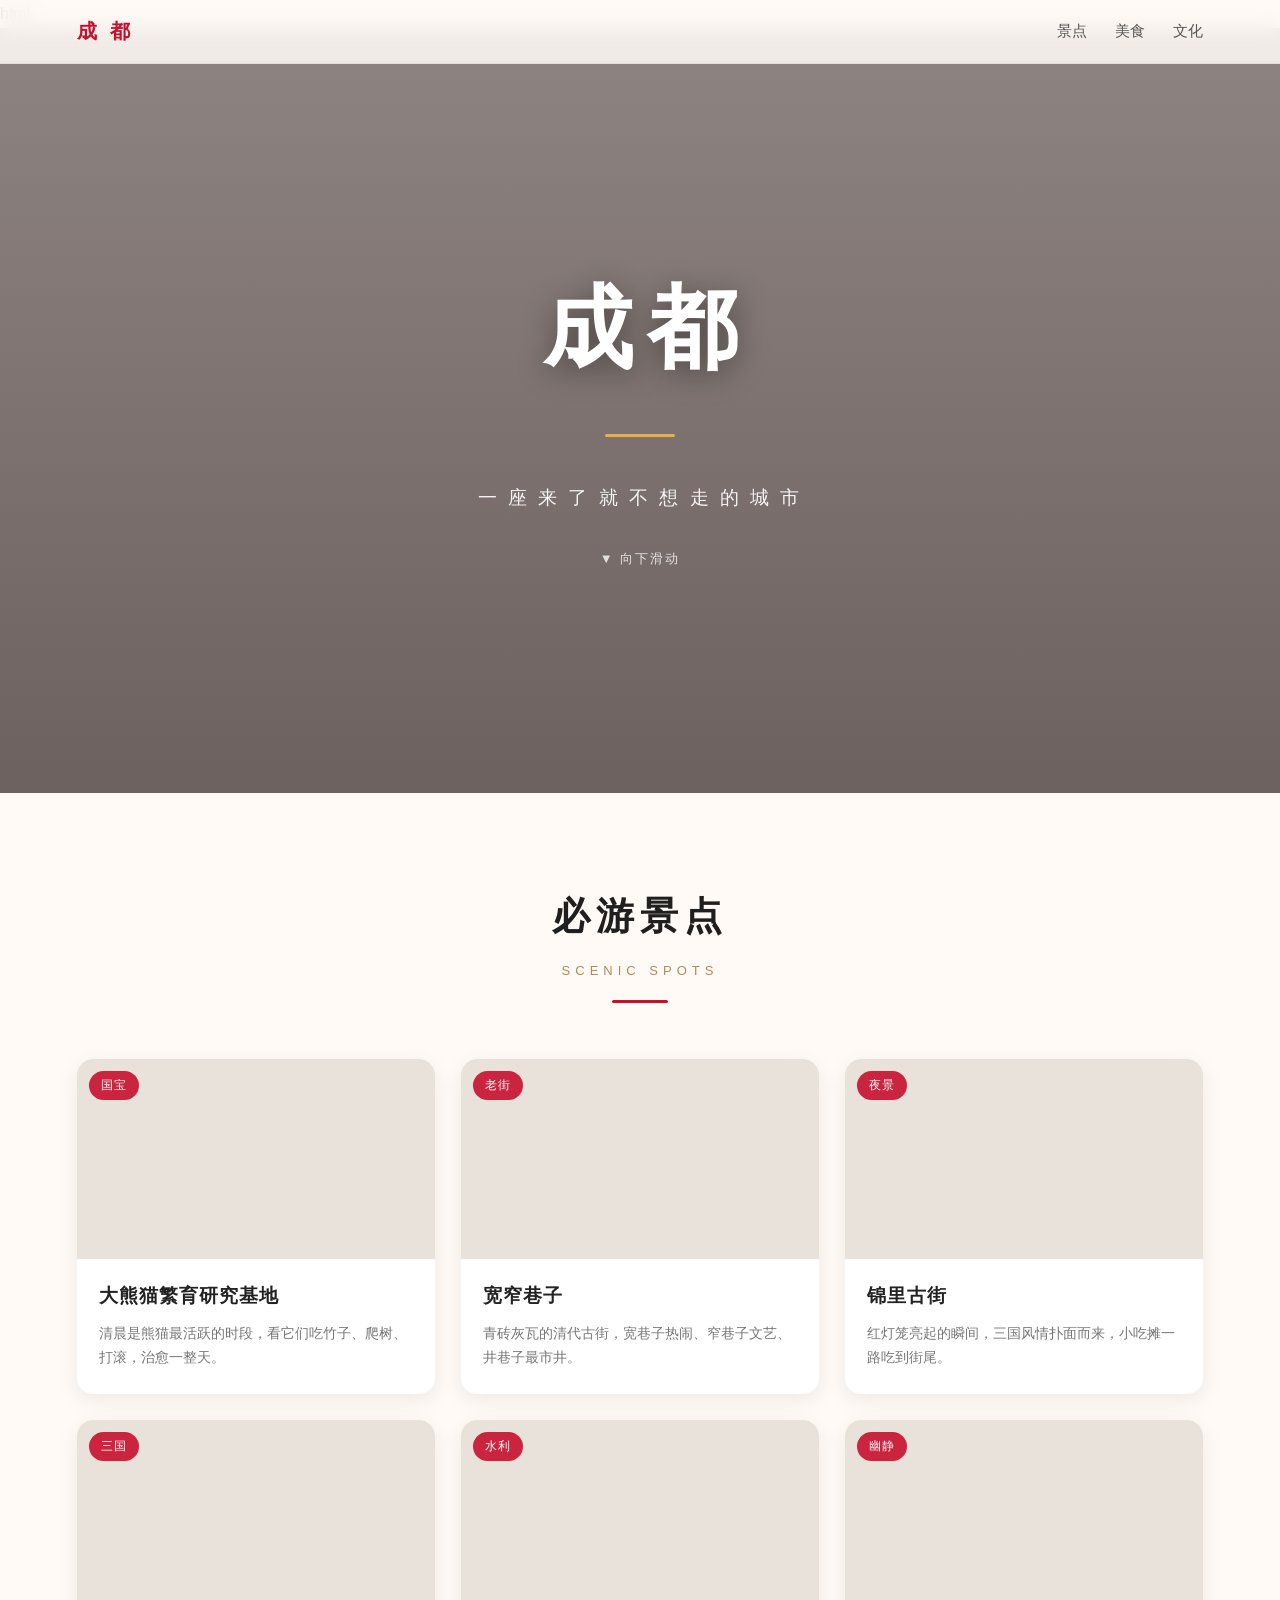
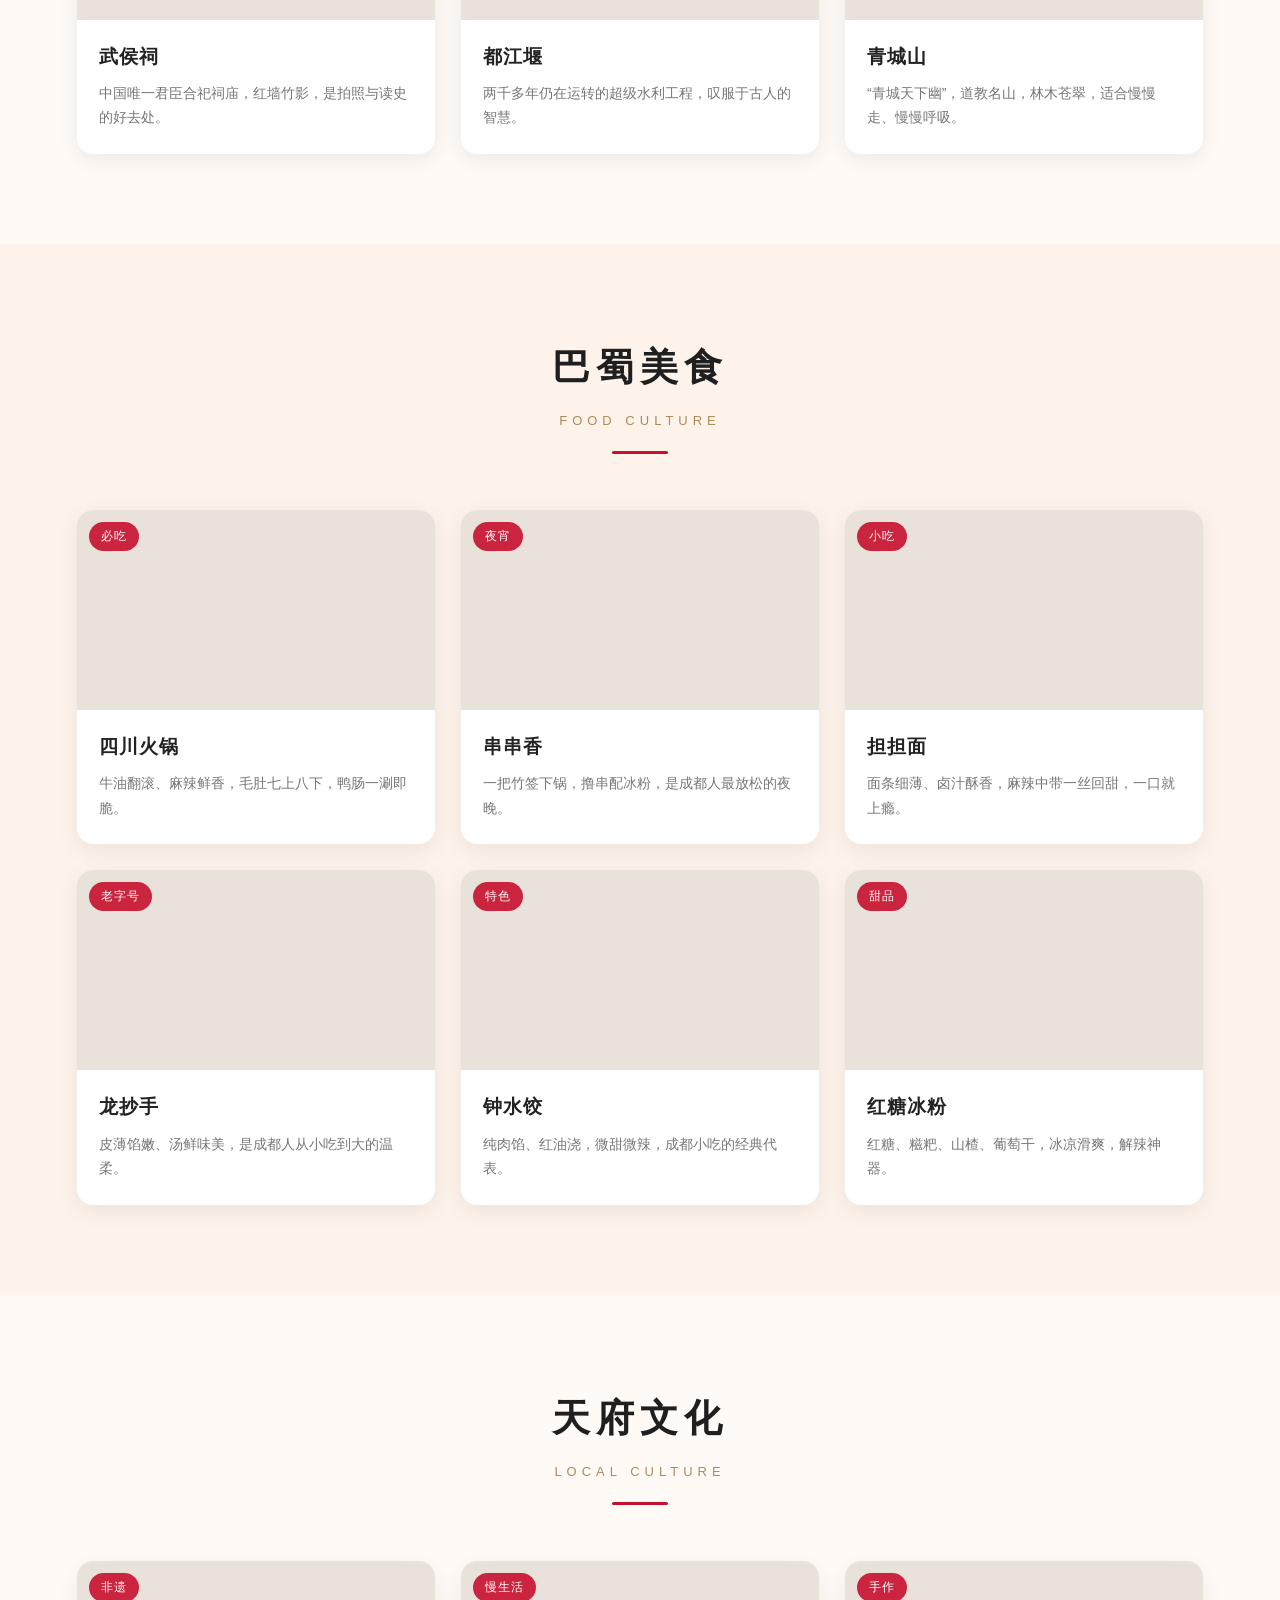
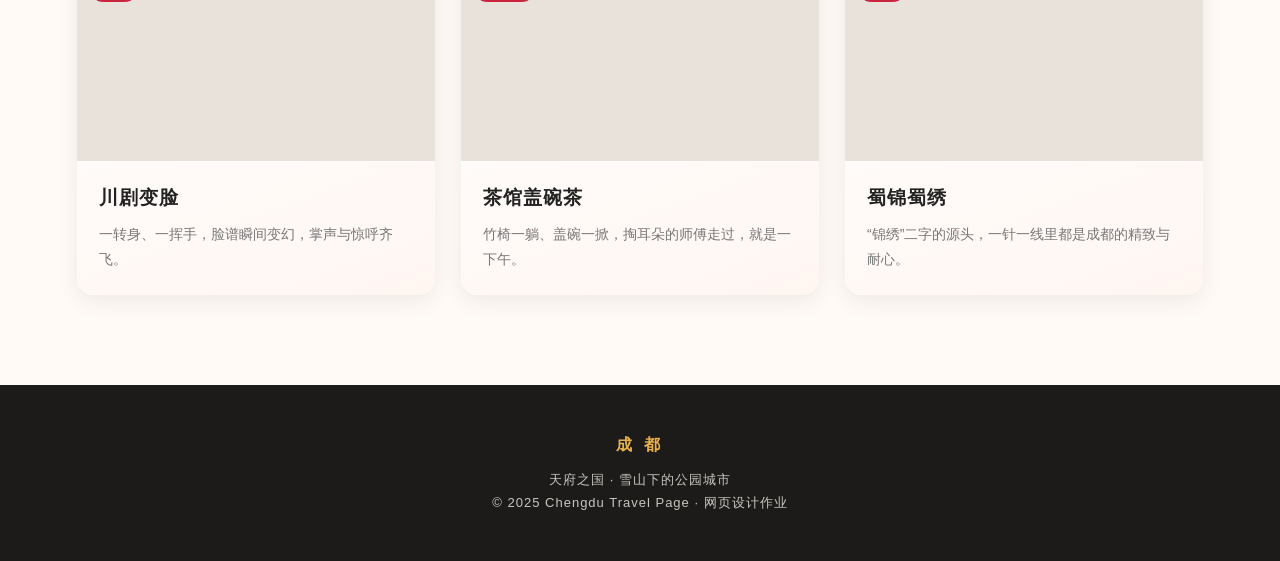
<file: index.html>
html
<!DOCTYPE html>
<html lang="zh-CN">
<head>
<meta charset="UTF-8">
<meta name="viewport" content="width=device-width, initial-scale=1.0">
<title>成都 · 一座来了就不想走的城市</title>
<style>
  /* ================= 这里全都是样式设置 ================= */
  * { margin: 0; padding: 0; box-sizing: border-box; }
  body { font-family: "PingFang SC", "Microsoft YaHei", sans-serif; color: #2b2b2b; background: #fffaf5; line-height: 1.75; }
  a { text-decoration: none; color: inherit; }

  /* 导航 */
  nav { position: fixed; top: 0; left: 0; right: 0; z-index: 99; display: flex; justify-content: space-between;
        align-items: center; padding: 14px 6vw; background: rgba(255,250,245,.88); backdrop-filter: blur(10px);
        border-bottom: 1px solid rgba(0,0,0,.06); }
  .logo { font-size: 20px; font-weight: 700; letter-spacing: 4px; color: #c8102e; }
  nav ul { display: flex; gap: 28px; list-style: none; font-size: 15px; }
  nav ul a { color: #555; transition: .3s; }
  nav ul a:hover { color: #c8102e; }

  /* 首屏 */
  .hero { height: 85vh; min-height: 480px; display: flex; flex-direction: column; justify-content: center;
          align-items: center; text-align: center; color: #fff; padding: 20px;
          background: linear-gradient(rgba(30, 15, 15, 0.5), rgba(30, 15, 15, 0.65)),
                     url('https://images.unsplash.com/photo-1546412414-e1885259563a?auto=format&fit=crop&w=1600&q=80') center/cover no-repeat; }
  .hero h1 { font-size: clamp(42px, 9vw, 90px); letter-spacing: 14px; font-weight: 800; text-indent: 14px; text-shadow: 0 6px 30px rgba(0,0,0,.4); }
  .hero p { margin-top: 18px; font-size: clamp(14px, 2.2vw, 19px); letter-spacing: 3px; opacity: .92; }
  .hero .line { width: 70px; height: 3px; background: #e8b04b; margin: 26px auto; border-radius: 2px; }
  .scroll { margin-top: 34px; font-size: 13px; letter-spacing: 2px; opacity: .8; animation: up 1.8s infinite; }
  @keyframes up { 0%,100% { transform: translateY(0); } 50% { transform: translateY(9px); } }

  /* 通用区块 */
  section { padding: 90px 6vw; }
  .head { text-align: center; margin-bottom: 56px; }
  .head h2 { font-size: clamp(26px, 4vw, 38px); letter-spacing: 6px; color: #1f1f1f; }
  .head span { display: block; margin-top: 10px; font-size: 13px; letter-spacing: 5px; color: #b08a5a; text-transform: uppercase; }
  .head .bar { width: 56px; height: 3px; background: #c8102e; margin: 18px auto 0; border-radius: 2px; }

  .grid { display: grid; grid-template-columns: repeat(auto-fit, minmax(280px, 1fr)); gap: 26px; max-width: 1180px; margin: 0 auto; }

  /* 卡片 */
  .card { background: #fff; border-radius: 16px; overflow: hidden; box-shadow: 0 6px 22px rgba(0,0,0,.07);
          transition: .35s; display: flex; flex-direction: column; }
  .card:hover { transform: translateY(-8px); box-shadow: 0 18px 40px rgba(200,16,46,.15); }
  
  /* 图片容器：添加了淡灰色背景兜底，万一断网也不会是一片空白 */
  .card .pic { height: 200px; overflow: hidden; position: relative; background: #e8e2db; }
  .card .img-bg {
    width: 100%; height: 100%;
    background-size: cover;
    background-position: center;
    transition: transform .6s ease;
  }
  .card:hover .img-bg { transform: scale(1.08); }
  
  .tag { position: absolute; top: 12px; left: 12px; background: rgba(200,16,46,.9); color: #fff;
         font-size: 12px; padding: 4px 12px; border-radius: 20px; letter-spacing: 1px; z-index: 2; }
  .card .txt { padding: 20px 22px 24px; flex: 1; }
  .card h3 { font-size: 19px; margin-bottom: 8px; letter-spacing: 1px; color: #222; }
  .card p { font-size: 14px; color: #777; }

  /* 美食与文化区块背景 */
  .food { background: #fdf3ea; }
  .culture .card { background: linear-gradient(160deg, #fff, #fff6f2); }

  /* 页脚 */
  footer { background: #1c1b1a; color: #c9c4be; text-align: center; padding: 46px 6vw; font-size: 13px; letter-spacing: 1px; }
  footer strong { color: #e8b04b; letter-spacing: 4px; font-size: 16px; display: block; margin-bottom: 10px; }

  @media(max-width:600px) { nav ul { gap: 16px; font-size: 13px; } section { padding: 64px 5vw; } }
</style>
</head>
<body>

<!-- ================= 下面是网页内容 ================= -->

<!-- 导航 -->
<nav>
  <div class="logo">成 都</div>
  <ul>
    <li><a href=" ">景点</a ></li>
    <li><a href="#food">美食</a ></li>
    <li><a href="#culture">文化</a ></li>
  </ul>
</nav>

<!-- 首屏 -->
<header class="hero">
  <h1>成都</h1>
  <div class="line"></div>
  <p>一 座 来 了 就 不 想 走 的 城 市</p >
  <div class="scroll">▼ 向下滑动</div>
</header>

<!-- 景点 -->
<section id="spots">
  <div class="head">
    <h2>必游景点</h2>
    <span>Scenic Spots</span>
    <div class="bar"></div>
  </div>
  <div class="grid">
    <!-- 1 -->
    <div class="card">
      <div class="pic">
        <span class="tag">国宝</span>
        <div class="img-bg" style="background-image: url('https://images.unsplash.com/photo-1564349683136-77e08dba1ef7?auto=format&fit=crop&w=640&q=80');"></div>
      </div>
      <div class="txt">
        <h3>大熊猫繁育研究基地</h3>
        <p>清晨是熊猫最活跃的时段，看它们吃竹子、爬树、打滚，治愈一整天。</p >
      </div>
    </div>
    <!-- 2 (替换了稳定的老街图片) -->
    <div class="card">
      <div class="pic">
        <span class="tag">老街</span>
        <div class="img-bg" style="background-image: url('https://images.unsplash.com/photo-1529921879218-f99546d03a9d?auto=format&fit=crop&w=640&q=80');"></div>
      </div>
      <div class="txt">
        <h3>宽窄巷子</h3>
        <p>青砖灰瓦的清代古街，宽巷子热闹、窄巷子文艺、井巷子最市井。</p >
      </div>
    </div>
    <!-- 3 (替换了中式灯笼夜景) -->
    <div class="card">
      <div class="pic">
        <span class="tag">夜景</span>
        <div class="img-bg" style="background-image: url('https://images.unsplash.com/photo-1583224964978-2257b960c3d3?auto=format&fit=crop&w=640&q=80');"></div>
      </div>
      <div class="txt">
        <h3>锦里古街</h3>
        <p>红灯笼亮起的瞬间，三国风情扑面而来，小吃摊一路吃到街尾。</p >
      </div>
    </div>
    <!-- 4 (替换了红墙古建图片) -->
    <div class="card">
      <div class="pic">
        <span class="tag">三国</span>
        <div class="img-bg" style="background-image: url('https://images.unsplash.com/photo-1542898640-76a9a19b8081?auto=format&fit=crop&w=640&q=80');"></div>
      </div>
      <div class="txt">
        <h3>武侯祠</h3>
        <p>中国唯一君臣合祀祠庙，红墙竹影，是拍照与读史的好去处。</p >
      </div>
    </div>
    <!-- 5 (替换了江水水利图片) -->
    <div class="card">
      <div class="pic">
        <span class="tag">水利</span>
        <div class="img-bg" style="background-image: url('https://images.unsplash.com/photo-1504893524553-b855bce32c67?auto=format&fit=crop&w=640&q=80');"></div>
      </div>
      <div class="txt">
        <h3>都江堰</h3>
        <p>两千多年仍在运转的超级水利工程，叹服于古人的智慧。</p >
      </div>
    </div>
    <!-- 6 (替换了青山绿水图片) -->
    <div class="card">
      <div class="pic">
        <span class="tag">幽静</span>
        <div class="img-bg" style="background-image: url('https://images.unsplash.com/photo-1464822759023-fed622ff2c3b?auto=format&fit=crop&w=640&q=80');"></div>
      </div>
      <div class="txt">
        <h3>青城山</h3>
        <p>“青城天下幽”，道教名山，林木苍翠，适合慢慢走、慢慢呼吸。</p >
      </div>
    </div>
  </div>
</section>
<section id="food" class="food">
  <div class="head">
    <h2>巴蜀美食</h2>
    <span>Food Culture</span>
    <div class="bar"></div>
  </div>
  <div class="grid">
    <!-- 1 -->
    <div class="card">
      <div class="pic">
        <span class="tag">必吃</span>
        <div class="img-bg" style="background-image: url('https://images.unsplash.com/photo-1552611052-33e04de081de?auto=format&fit=crop&w=640&q=80');"></div>
      </div>
      <div class="txt">
        <h3>四川火锅</h3>
        <p>牛油翻滚、麻辣鲜香，毛肚七上八下，鸭肠一涮即脆。</p >
      </div>
    </div>
    <!-- 2 -->
    <div class="card">
      <div class="pic">
        <span class="tag">夜宵</span>
        <div class="img-bg" style="background-image: url('https://images.unsplash.com/photo-1563245372-f21724e3856d?auto=format&fit=crop&w=640&q=80');"></div>
      </div>
      <div class="txt">
        <h3>串串香</h3>
        <p>一把竹签下锅，撸串配冰粉，是成都人最放松的夜晚。</p >
      </div>
    </div>
    <!-- 3 -->
    <div class="card">
      <div class="pic">
        <span class="tag">小吃</span>
        <div class="img-bg" style="background-image: url('https://images.unsplash.com/photo-1555126634-323283e090fa?auto=format&fit=crop&w=640&q=80');"></div>
      </div>
      <div class="txt">
        <h3>担担面</h3>
        <p>面条细薄、卤汁酥香，麻辣中带一丝回甜，一口就上瘾。</p >
      </div>
    </div>
    <!-- 4 -->
    <div class="card">
      <div class="pic">
        <span class="tag">老字号</span>
        <div class="img-bg" style="background-image: url('https://images.unsplash.com/photo-1541696432-82c6da8ce7bf?auto=format&fit=crop&w=640&q=80');"></div>
      </div>
      <div class="txt">
        <h3>龙抄手</h3>
        <p>皮薄馅嫩、汤鲜味美，是成都人从小吃到大的温柔。</p >
      </div>
    </div>
    <!-- 5 -->
    <div class="card">
      <div class="pic">
        <span class="tag">特色</span>
        <div class="img-bg" style="background-image: url('https://images.unsplash.com/photo-1496116218417-1a781b1c416c?auto=format&fit=crop&w=640&q=80');"></div>
      </div>
      <div class="txt">
        <h3>钟水饺</h3>
        <p>纯肉馅、红油浇，微甜微辣，成都小吃的经典代表。</p >
      </div>
    </div>
    <!-- 6 -->
    <div class="card">
      <div class="pic">
        <span class="tag">甜品</span>
        <div class="img-bg" style="background-image: url('https://images.unsplash.com/photo-1563805042-7684c019e1cb?auto=format&fit=crop&w=640&q=80');"></div>
      </div>
      <div class="txt">
        <h3>红糖冰粉</h3>
        <p>红糖、糍粑、山楂、葡萄干，冰凉滑爽，解辣神器。</p >
      </div>
    </div>
  </div>
</section>

<!-- 文化 -->
<section id="culture" class="culture">
  <div class="head">
    <h2>天府文化</h2>
    <span>Local Culture</span>
    <div class="bar"></div>
  </div>
  <div class="grid">
    <!-- 1 (替换了中国风脸谱/戏曲图片) -->
    <div class="card">
      <div class="pic">
        <span class="tag">非遗</span>
        <div class="img-bg" style="background-image: url('https://images.unsplash.com/photo-1613663386486-3d1ab94dab87?auto=format&fit=crop&w=640&q=80');"></div>
      </div>
      <div class="txt">
        <h3>川剧变脸</h3>
        <p>一转身、一挥手，脸谱瞬间变幻，掌声与惊呼齐飞。</p >
      </div>
    </div>
    <!-- 2 -->
    <div class="card">
      <div class="pic">
        <span class="tag">慢生活</span>
        <div class="img-bg" style="background-image: url('https://images.unsplash.com/photo-1576092768241-dec231879fc3?auto=format&fit=crop&w=640&q=80');"></div>
      </div>
      <div class="txt">
        <h3>茶馆盖碗茶</h3>
        <p>竹椅一躺、盖碗一掀，掏耳朵的师傅走过，就是一下午。</p >
      </div>
    </div>
    <!-- 3 -->
    <div class="card">
      <div class="pic">
        <span class="tag">手作</span>
        <div class="img-bg" style="background-image: url('https://images.unsplash.com/photo-1610030469983-98e550d6193c?auto=format&fit=crop&w=640&q=80');"></div>
      </div>
      <div class="txt">
        <h3>蜀锦蜀绣</h3>
        <p>“锦绣”二字的源头，一针一线里都是成都的精致与耐心。</p >
      </div>
    </div>
  </div>
</section>

<!-- 页脚 -->
<footer>
  <strong>成 都</strong>
  天府之国 · 雪山下的公园城市<br>
  © 2025 Chengdu Travel Page · 网页设计作业
</footer>

</body>
</html>

<!-- 美食 --
</file>
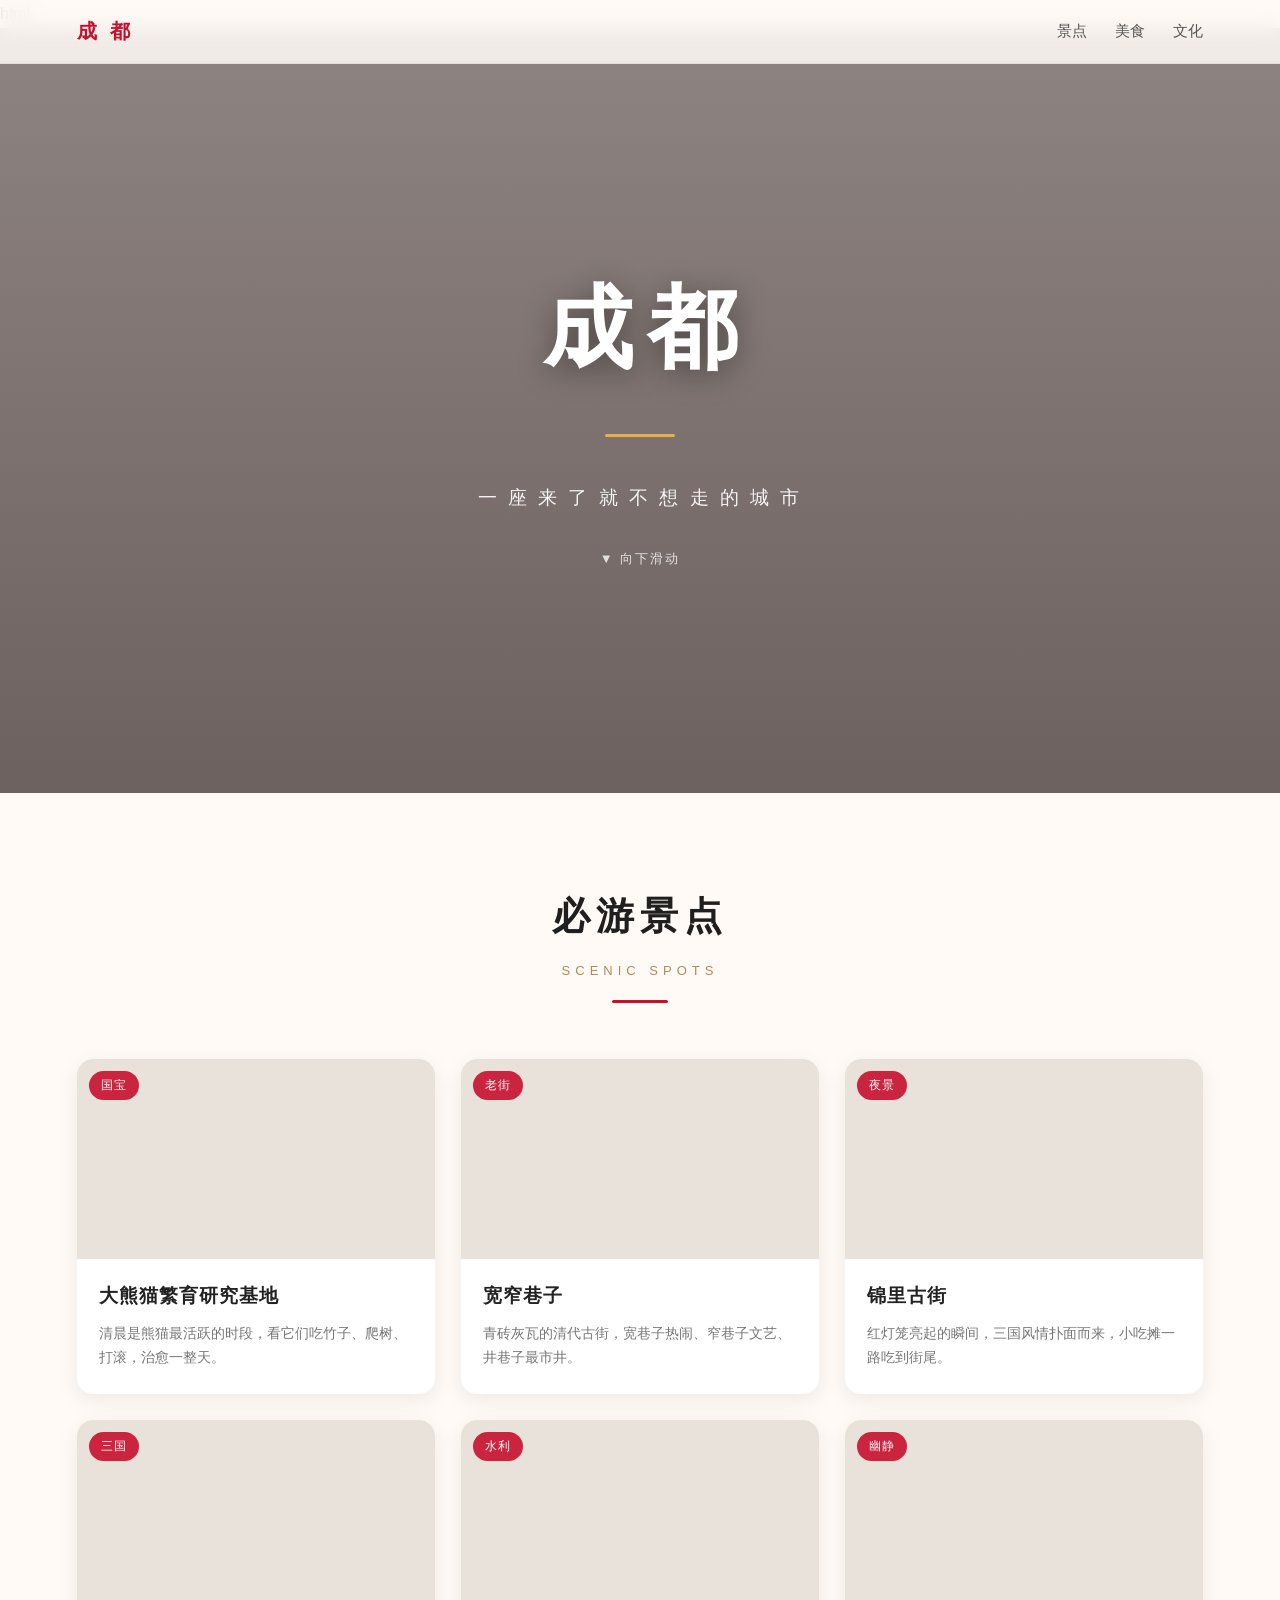
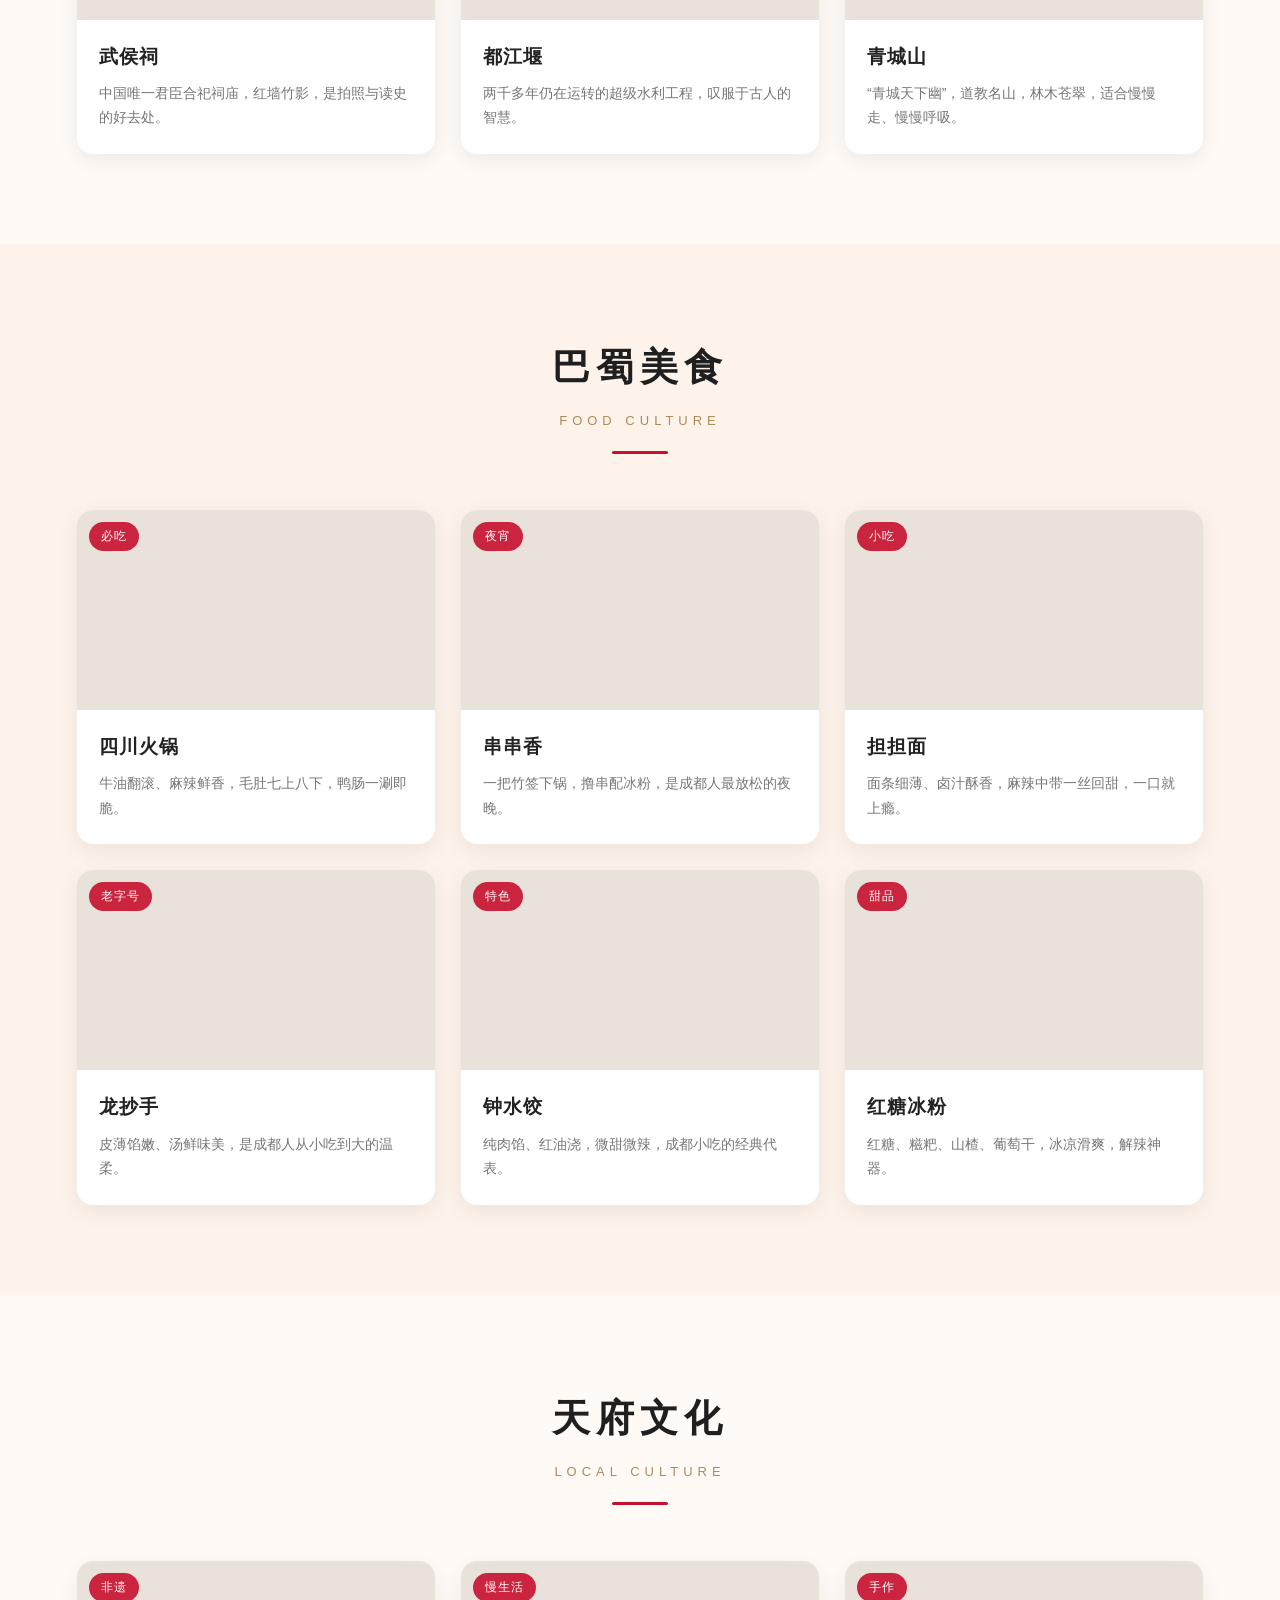
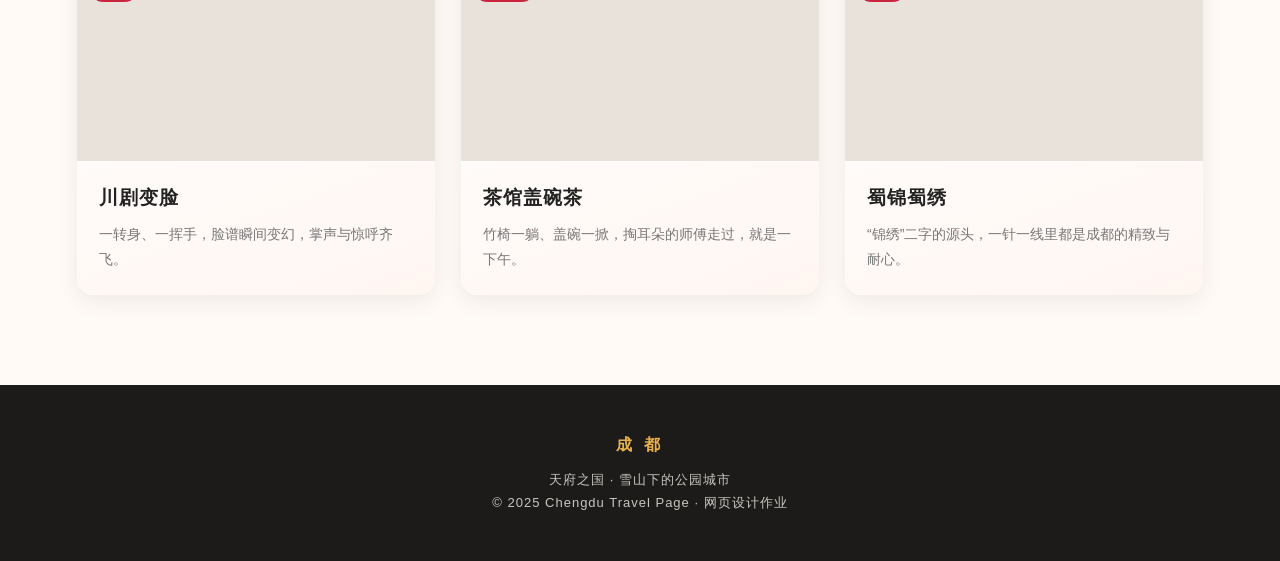
<file: kkk.html>
html
<!DOCTYPE html>
<html lang="zh-CN">
<head>
<meta charset="UTF-8">
<meta name="viewport" content="width=device-width, initial-scale=1.0">
<title>成都 · 一座来了就不想走的城市</title>
<style>
  /* ================= 这里全都是样式设置 ================= */
  * { margin: 0; padding: 0; box-sizing: border-box; }
  body { font-family: "PingFang SC", "Microsoft YaHei", sans-serif; color: #2b2b2b; background: #fffaf5; line-height: 1.75; }
  a { text-decoration: none; color: inherit; }

  /* 导航 */
  nav { position: fixed; top: 0; left: 0; right: 0; z-index: 99; display: flex; justify-content: space-between;
        align-items: center; padding: 14px 6vw; background: rgba(255,250,245,.88); backdrop-filter: blur(10px);
        border-bottom: 1px solid rgba(0,0,0,.06); }
  .logo { font-size: 20px; font-weight: 700; letter-spacing: 4px; color: #c8102e; }
  nav ul { display: flex; gap: 28px; list-style: none; font-size: 15px; }
  nav ul a { color: #555; transition: .3s; }
  nav ul a:hover { color: #c8102e; }

  /* 首屏 */
  .hero { height: 85vh; min-height: 480px; display: flex; flex-direction: column; justify-content: center;
          align-items: center; text-align: center; color: #fff; padding: 20px;
          background: linear-gradient(rgba(30, 15, 15, 0.5), rgba(30, 15, 15, 0.65)),
                     url('https://images.unsplash.com/photo-1546412414-e1885259563a?auto=format&fit=crop&w=1600&q=80') center/cover no-repeat; }
  .hero h1 { font-size: clamp(42px, 9vw, 90px); letter-spacing: 14px; font-weight: 800; text-indent: 14px; text-shadow: 0 6px 30px rgba(0,0,0,.4); }
  .hero p { margin-top: 18px; font-size: clamp(14px, 2.2vw, 19px); letter-spacing: 3px; opacity: .92; }
  .hero .line { width: 70px; height: 3px; background: #e8b04b; margin: 26px auto; border-radius: 2px; }
  .scroll { margin-top: 34px; font-size: 13px; letter-spacing: 2px; opacity: .8; animation: up 1.8s infinite; }
  @keyframes up { 0%,100% { transform: translateY(0); } 50% { transform: translateY(9px); } }

  /* 通用区块 */
  section { padding: 90px 6vw; }
  .head { text-align: center; margin-bottom: 56px; }
  .head h2 { font-size: clamp(26px, 4vw, 38px); letter-spacing: 6px; color: #1f1f1f; }
  .head span { display: block; margin-top: 10px; font-size: 13px; letter-spacing: 5px; color: #b08a5a; text-transform: uppercase; }
  .head .bar { width: 56px; height: 3px; background: #c8102e; margin: 18px auto 0; border-radius: 2px; }

  .grid { display: grid; grid-template-columns: repeat(auto-fit, minmax(280px, 1fr)); gap: 26px; max-width: 1180px; margin: 0 auto; }

  /* 卡片 */
  .card { background: #fff; border-radius: 16px; overflow: hidden; box-shadow: 0 6px 22px rgba(0,0,0,.07);
          transition: .35s; display: flex; flex-direction: column; }
  .card:hover { transform: translateY(-8px); box-shadow: 0 18px 40px rgba(200,16,46,.15); }
  
  /* 图片容器：添加了淡灰色背景兜底，万一断网也不会是一片空白 */
  .card .pic { height: 200px; overflow: hidden; position: relative; background: #e8e2db; }
  .card .img-bg {
    width: 100%; height: 100%;
    background-size: cover;
    background-position: center;
    transition: transform .6s ease;
  }
  .card:hover .img-bg { transform: scale(1.08); }
  
  .tag { position: absolute; top: 12px; left: 12px; background: rgba(200,16,46,.9); color: #fff;
         font-size: 12px; padding: 4px 12px; border-radius: 20px; letter-spacing: 1px; z-index: 2; }
  .card .txt { padding: 20px 22px 24px; flex: 1; }
  .card h3 { font-size: 19px; margin-bottom: 8px; letter-spacing: 1px; color: #222; }
  .card p { font-size: 14px; color: #777; }

  /* 美食与文化区块背景 */
  .food { background: #fdf3ea; }
  .culture .card { background: linear-gradient(160deg, #fff, #fff6f2); }

  /* 页脚 */
  footer { background: #1c1b1a; color: #c9c4be; text-align: center; padding: 46px 6vw; font-size: 13px; letter-spacing: 1px; }
  footer strong { color: #e8b04b; letter-spacing: 4px; font-size: 16px; display: block; margin-bottom: 10px; }

  @media(max-width:600px) { nav ul { gap: 16px; font-size: 13px; } section { padding: 64px 5vw; } }
</style>
</head>
<body>

<!-- ================= 下面是网页内容 ================= -->

<!-- 导航 -->
<nav>
  <div class="logo">成 都</div>
  <ul>
    <li><a href=" ">景点</a ></li>
    <li><a href="#food">美食</a ></li>
    <li><a href="#culture">文化</a ></li>
  </ul>
</nav>

<!-- 首屏 -->
<header class="hero">
  <h1>成都</h1>
  <div class="line"></div>
  <p>一 座 来 了 就 不 想 走 的 城 市</p >
  <div class="scroll">▼ 向下滑动</div>
</header>

<!-- 景点 -->
<section id="spots">
  <div class="head">
    <h2>必游景点</h2>
    <span>Scenic Spots</span>
    <div class="bar"></div>
  </div>
  <div class="grid">
    <!-- 1 -->
    <div class="card">
      <div class="pic">
        <span class="tag">国宝</span>
        <div class="img-bg" style="background-image: url('https://images.unsplash.com/photo-1564349683136-77e08dba1ef7?auto=format&fit=crop&w=640&q=80');"></div>
      </div>
      <div class="txt">
        <h3>大熊猫繁育研究基地</h3>
        <p>清晨是熊猫最活跃的时段，看它们吃竹子、爬树、打滚，治愈一整天。</p >
      </div>
    </div>
    <!-- 2 (替换了稳定的老街图片) -->
    <div class="card">
      <div class="pic">
        <span class="tag">老街</span>
        <div class="img-bg" style="background-image: url('https://images.unsplash.com/photo-1529921879218-f99546d03a9d?auto=format&fit=crop&w=640&q=80');"></div>
      </div>
      <div class="txt">
        <h3>宽窄巷子</h3>
        <p>青砖灰瓦的清代古街，宽巷子热闹、窄巷子文艺、井巷子最市井。</p >
      </div>
    </div>
    <!-- 3 (替换了中式灯笼夜景) -->
    <div class="card">
      <div class="pic">
        <span class="tag">夜景</span>
        <div class="img-bg" style="background-image: url('https://images.unsplash.com/photo-1583224964978-2257b960c3d3?auto=format&fit=crop&w=640&q=80');"></div>
      </div>
      <div class="txt">
        <h3>锦里古街</h3>
        <p>红灯笼亮起的瞬间，三国风情扑面而来，小吃摊一路吃到街尾。</p >
      </div>
    </div>
    <!-- 4 (替换了红墙古建图片) -->
    <div class="card">
      <div class="pic">
        <span class="tag">三国</span>
        <div class="img-bg" style="background-image: url('https://images.unsplash.com/photo-1542898640-76a9a19b8081?auto=format&fit=crop&w=640&q=80');"></div>
      </div>
      <div class="txt">
        <h3>武侯祠</h3>
        <p>中国唯一君臣合祀祠庙，红墙竹影，是拍照与读史的好去处。</p >
      </div>
    </div>
    <!-- 5 (替换了江水水利图片) -->
    <div class="card">
      <div class="pic">
        <span class="tag">水利</span>
        <div class="img-bg" style="background-image: url('https://images.unsplash.com/photo-1504893524553-b855bce32c67?auto=format&fit=crop&w=640&q=80');"></div>
      </div>
      <div class="txt">
        <h3>都江堰</h3>
        <p>两千多年仍在运转的超级水利工程，叹服于古人的智慧。</p >
      </div>
    </div>
    <!-- 6 (替换了青山绿水图片) -->
    <div class="card">
      <div class="pic">
        <span class="tag">幽静</span>
        <div class="img-bg" style="background-image: url('https://images.unsplash.com/photo-1464822759023-fed622ff2c3b?auto=format&fit=crop&w=640&q=80');"></div>
      </div>
      <div class="txt">
        <h3>青城山</h3>
        <p>“青城天下幽”，道教名山，林木苍翠，适合慢慢走、慢慢呼吸。</p >
      </div>
    </div>
  </div>
</section>
<section id="food" class="food">
  <div class="head">
    <h2>巴蜀美食</h2>
    <span>Food Culture</span>
    <div class="bar"></div>
  </div>
  <div class="grid">
    <!-- 1 -->
    <div class="card">
      <div class="pic">
        <span class="tag">必吃</span>
        <div class="img-bg" style="background-image: url('https://images.unsplash.com/photo-1552611052-33e04de081de?auto=format&fit=crop&w=640&q=80');"></div>
      </div>
      <div class="txt">
        <h3>四川火锅</h3>
        <p>牛油翻滚、麻辣鲜香，毛肚七上八下，鸭肠一涮即脆。</p >
      </div>
    </div>
    <!-- 2 -->
    <div class="card">
      <div class="pic">
        <span class="tag">夜宵</span>
        <div class="img-bg" style="background-image: url('https://images.unsplash.com/photo-1563245372-f21724e3856d?auto=format&fit=crop&w=640&q=80');"></div>
      </div>
      <div class="txt">
        <h3>串串香</h3>
        <p>一把竹签下锅，撸串配冰粉，是成都人最放松的夜晚。</p >
      </div>
    </div>
    <!-- 3 -->
    <div class="card">
      <div class="pic">
        <span class="tag">小吃</span>
        <div class="img-bg" style="background-image: url('https://images.unsplash.com/photo-1555126634-323283e090fa?auto=format&fit=crop&w=640&q=80');"></div>
      </div>
      <div class="txt">
        <h3>担担面</h3>
        <p>面条细薄、卤汁酥香，麻辣中带一丝回甜，一口就上瘾。</p >
      </div>
    </div>
    <!-- 4 -->
    <div class="card">
      <div class="pic">
        <span class="tag">老字号</span>
        <div class="img-bg" style="background-image: url('https://images.unsplash.com/photo-1541696432-82c6da8ce7bf?auto=format&fit=crop&w=640&q=80');"></div>
      </div>
      <div class="txt">
        <h3>龙抄手</h3>
        <p>皮薄馅嫩、汤鲜味美，是成都人从小吃到大的温柔。</p >
      </div>
    </div>
    <!-- 5 -->
    <div class="card">
      <div class="pic">
        <span class="tag">特色</span>
        <div class="img-bg" style="background-image: url('https://images.unsplash.com/photo-1496116218417-1a781b1c416c?auto=format&fit=crop&w=640&q=80');"></div>
      </div>
      <div class="txt">
        <h3>钟水饺</h3>
        <p>纯肉馅、红油浇，微甜微辣，成都小吃的经典代表。</p >
      </div>
    </div>
    <!-- 6 -->
    <div class="card">
      <div class="pic">
        <span class="tag">甜品</span>
        <div class="img-bg" style="background-image: url('https://images.unsplash.com/photo-1563805042-7684c019e1cb?auto=format&fit=crop&w=640&q=80');"></div>
      </div>
      <div class="txt">
        <h3>红糖冰粉</h3>
        <p>红糖、糍粑、山楂、葡萄干，冰凉滑爽，解辣神器。</p >
      </div>
    </div>
  </div>
</section>

<!-- 文化 -->
<section id="culture" class="culture">
  <div class="head">
    <h2>天府文化</h2>
    <span>Local Culture</span>
    <div class="bar"></div>
  </div>
  <div class="grid">
    <!-- 1 (替换了中国风脸谱/戏曲图片) -->
    <div class="card">
      <div class="pic">
        <span class="tag">非遗</span>
        <div class="img-bg" style="background-image: url('https://images.unsplash.com/photo-1613663386486-3d1ab94dab87?auto=format&fit=crop&w=640&q=80');"></div>
      </div>
      <div class="txt">
        <h3>川剧变脸</h3>
        <p>一转身、一挥手，脸谱瞬间变幻，掌声与惊呼齐飞。</p >
      </div>
    </div>
    <!-- 2 -->
    <div class="card">
      <div class="pic">
        <span class="tag">慢生活</span>
        <div class="img-bg" style="background-image: url('https://images.unsplash.com/photo-1576092768241-dec231879fc3?auto=format&fit=crop&w=640&q=80');"></div>
      </div>
      <div class="txt">
        <h3>茶馆盖碗茶</h3>
        <p>竹椅一躺、盖碗一掀，掏耳朵的师傅走过，就是一下午。</p >
      </div>
    </div>
    <!-- 3 -->
    <div class="card">
      <div class="pic">
        <span class="tag">手作</span>
        <div class="img-bg" style="background-image: url('https://images.unsplash.com/photo-1610030469983-98e550d6193c?auto=format&fit=crop&w=640&q=80');"></div>
      </div>
      <div class="txt">
        <h3>蜀锦蜀绣</h3>
        <p>“锦绣”二字的源头，一针一线里都是成都的精致与耐心。</p >
      </div>
    </div>
  </div>
</section>

<!-- 页脚 -->
<footer>
  <strong>成 都</strong>
  天府之国 · 雪山下的公园城市<br>
  © 2025 Chengdu Travel Page · 网页设计作业
</footer>

</body>
</html>

<!-- 美食 --
</file>
